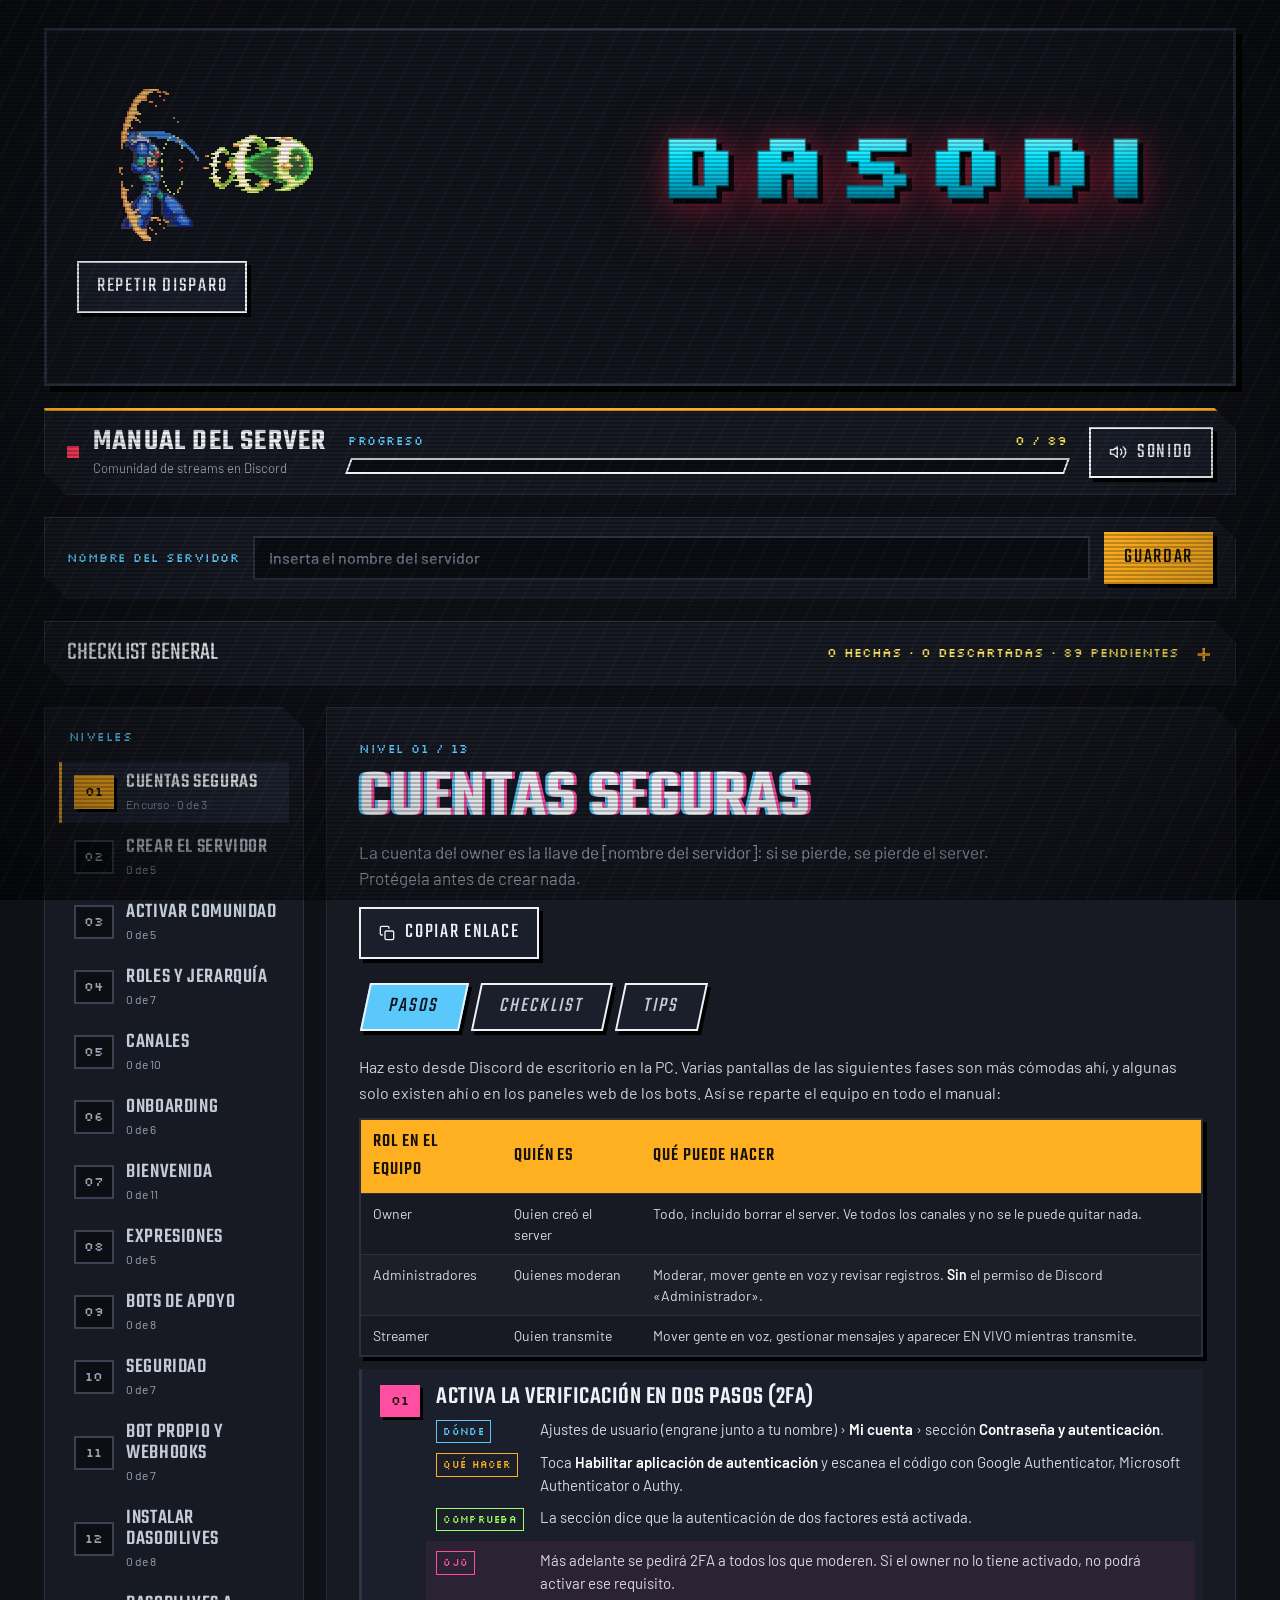
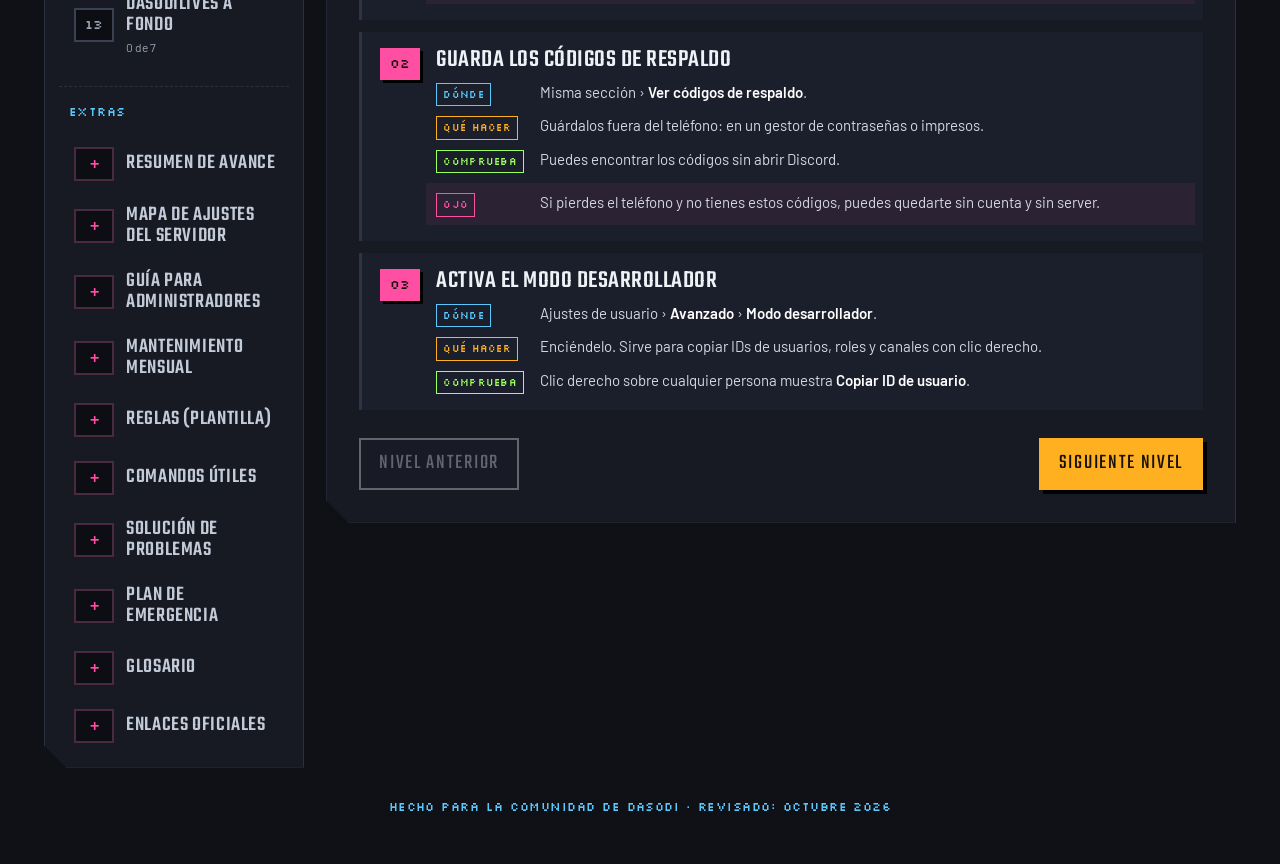
<file: index.html>
<!doctype html>
<html lang="es">
<head>
  <meta charset="utf-8">
  <meta name="viewport" content="width=device-width, initial-scale=1">
  <title>Manual del server · Dasodi</title>
  <link rel="preconnect" href="https://fonts.googleapis.com">
  <link rel="preconnect" href="https://fonts.gstatic.com" crossorigin>
  <link href="https://fonts.googleapis.com/css2?family=Teko:wght@500;600&family=Barlow:wght@400;500;600&family=Silkscreen:wght@400;700&family=IBM+Plex+Mono:wght@500&display=swap" rel="stylesheet">
  <link rel="stylesheet" href="styles.css">
  <link rel="icon" href="assets/megaman-idle.png">
</head>
<body>
  <div class="fx-scan" aria-hidden="true"></div>
  <div class="fx-vignette" aria-hidden="true"></div>

  <div class="wrap">

    <!-- Portada: Mega Man dispara y DASODI se pulveriza -->
    <section class="hero" aria-label="Portada">
      <div class="stage">
        <img id="megaman" class="megaman" src="assets/megaman-idle.png" width="270" height="90" alt="Mega Man X cargando un disparo">
        <div id="bullet" class="shot" aria-hidden="true"></div>
        <div id="spark" class="spark" aria-hidden="true"></div>
        <div id="word" class="word" role="img" aria-label="DASODI"></div>
      </div>
      <button id="replay" class="btn replay" type="button">Repetir disparo</button>
    </section>

    <!-- HUD -->
    <header class="panel hud">
      <div class="hud-brand">
        <span class="live-dot" aria-hidden="true"></span>
        <div class="hud-titles">
          <span class="display brand">Manual del server</span>
          <span id="brandSub" class="sub">Comunidad de streams en Discord</span>
        </div>
      </div>
      <div class="hud-xp">
        <div class="hud-xp-row">
          <span class="badge">Progreso</span>
          <span id="xpText" class="xp-num">0 / 0</span>
        </div>
        <div class="xp-track"><div id="xpFill" class="xp-fill"></div></div>
      </div>
      <button id="mute" class="btn" type="button" aria-pressed="false"></button>
    </header>

    <!-- Nombre del servidor -->
    <form class="panel server-bar" id="serverForm" autocomplete="off">
      <label for="serverInput" class="badge">Nombre del servidor</label>
      <input id="serverInput" class="input" type="text" maxlength="100" placeholder="Inserta el nombre del servidor">
      <button class="btn primary" type="submit">Guardar</button>
      <span id="serverStatus" class="server-status" role="status" aria-live="polite"></span>
    </form>

    <!-- Checklist general -->
    <details class="panel master" id="master">
      <summary>
        <span class="display master-title">Checklist general</span>
        <span id="masterCount" class="xp-num"></span>
      </summary>
      <div class="progress-tools">
        <button id="exportBtn" class="btn btn-sm" type="button">Exportar progreso</button>
        <button id="importBtn" class="btn btn-sm" type="button">Importar progreso</button>
        <button id="resetBtn" class="btn btn-sm btn-danger" type="button">Reiniciar</button>
        <input id="importFile" type="file" accept=".json,application/json" hidden>
        <span id="progressStatus" class="server-status" role="status" aria-live="polite"></span>
      </div>
      <div id="masterList" class="master-grid"></div>
    </details>

    <div class="layout">
      <nav class="panel side" aria-label="Niveles">
        <span class="badge side-label">Niveles</span>
        <div id="levels" class="levels"></div>
        <span class="badge side-label side-label-2">Extras</span>
        <div id="extras" class="levels"></div>
      </nav>

      <main class="panel main" id="main">
        <div class="main-head">
          <div class="main-titles">
            <span id="levelBadge" class="badge"></span>
            <h1 id="levelTitle" class="display title"></h1>
            <p id="levelDesc" class="desc"></p>
          </div>
          <button id="copy" class="btn" type="button">
            <svg width="16" height="16" viewBox="0 0 24 24" fill="none" stroke="currentColor" stroke-width="2" stroke-linecap="round" stroke-linejoin="round" aria-hidden="true"><rect x="9" y="9" width="13" height="13" rx="2"></rect><path d="M5 15H4a2 2 0 0 1-2-2V4a2 2 0 0 1 2-2h9a2 2 0 0 1 2 2v1"></path></svg>
            <span id="copyText">Copiar enlace</span>
          </button>
        </div>

        <div class="tabs" id="tabs" role="tablist" aria-label="Contenido del nivel">
          <button class="tab" role="tab" type="button" data-tab="pasos" id="tab-pasos" aria-controls="panel">Pasos</button>
          <button class="tab" role="tab" type="button" data-tab="check" id="tab-check" aria-controls="panel">Checklist</button>
          <button class="tab" role="tab" type="button" data-tab="tips" id="tab-tips" aria-controls="panel">Tips</button>
        </div>

        <div id="panel" role="tabpanel" class="tabpanel"></div>

        <div class="main-nav">
          <button id="prev" class="btn" type="button">Nivel anterior</button>
          <button id="next" class="btn primary" type="button">Siguiente nivel</button>
        </div>
      </main>
    </div>

    <footer class="foot">
      <span class="badge">Hecho para la comunidad de Dasodi · Revisado: octubre 2026</span>
    </footer>
  </div>

  <script src="content.js"></script>
  <script src="app.js"></script>
</body>
</html>
</file>
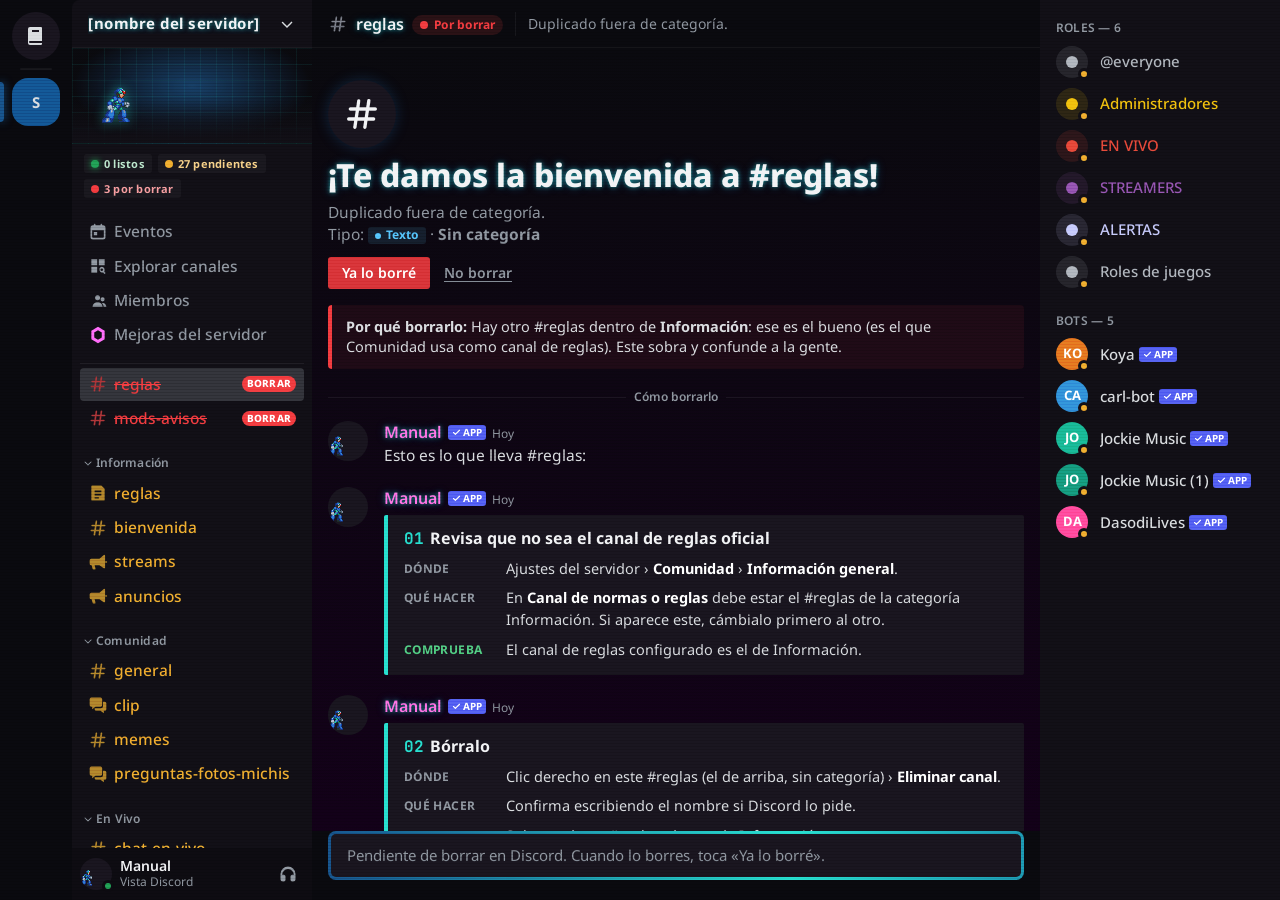
<file: discord/index.html>
<!doctype html>
<html lang="es">
<head>
  <meta charset="utf-8">
  <meta name="viewport" content="width=device-width, initial-scale=1">
  <title>Manual del server · Vista Discord</title>
  <link rel="preconnect" href="https://fonts.googleapis.com">
  <link rel="preconnect" href="https://fonts.gstatic.com" crossorigin>
  <link href="https://fonts.googleapis.com/css2?family=Noto+Sans:wght@400;500;600;700;800&family=JetBrains+Mono:wght@500&display=swap" rel="stylesheet">
  <link rel="stylesheet" href="discord.css">
  <link rel="icon" href="../assets/megaman-idle.png">
</head>
<body>
  <div class="app">

    <!-- 1. Columna de servidores -->
    <nav class="servers" aria-label="Servidores">
      <a class="srv srv-home" href="../index.html" title="Manual clásico">
        <svg viewBox="0 0 24 24" width="24" height="24" aria-hidden="true"><path fill="currentColor" d="M4 5a2 2 0 0 1 2-2h11a1 1 0 0 1 1 1v13H6a1 1 0 0 0 0 2h12v1a1 1 0 0 1-1 1H6a2 2 0 0 1-2-2V5Zm4 1v2h7V6H8Z"/></svg>
        <span class="srv-tip">Manual clásico</span>
      </a>
      <div class="srv-sep" aria-hidden="true"></div>
      <button class="srv srv-active" type="button" aria-current="true">
        <span class="srv-pill" aria-hidden="true"></span>
        <span id="srvInitials" class="srv-initials">CG</span>
        <span id="srvTip" class="srv-tip">Servidor</span>
      </button>
    </nav>

    <!-- 2. Barra de canales -->
    <aside class="sidebar" aria-label="Canales">
      <button id="guildBtn" class="guild-header" type="button" aria-haspopup="menu" aria-expanded="false" aria-controls="guildMenu">
        <span id="guildName" class="guild-name">Servidor</span>
        <svg class="guild-chev" viewBox="0 0 24 24" width="18" height="18" aria-hidden="true"><path fill="currentColor" d="M5.3 9.3a1 1 0 0 1 1.4 0L12 14.6l5.3-5.3a1 1 0 1 1 1.4 1.4l-6 6a1 1 0 0 1-1.4 0l-6-6a1 1 0 0 1 0-1.4Z"/></svg>
      </button>
      <div id="guildMenu" class="guild-menu" role="menu" aria-label="Menú del servidor" hidden></div>

      <!-- Cartel del server (Mega Man) -->
      <div class="guild-banner" aria-hidden="true">
        <img id="bannerImg" src="../assets/megaman.gif" alt="" width="270" height="90">
      </div>

      <div class="legend" id="legend" aria-label="Estado del server"></div>

      <div class="channels" id="channels"></div>

      <!-- Panel de usuario -->
      <div class="user-panel">
        <div class="user-avatar"><img src="../assets/megaman-idle.png" alt=""><span class="status-dot"></span></div>
        <div class="user-names">
          <span class="user-name">Manual</span>
          <span class="user-sub" id="userSub">Vista Discord</span>
        </div>
        <button id="soundBtn" class="icon-btn" type="button" aria-pressed="false" title="Sonido"></button>
      </div>
    </aside>

    <!-- 3. Contenido -->
    <main class="main" id="main" aria-live="polite">
      <header class="topbar">
        <button id="menuBtn" class="icon-btn menu-btn" type="button" aria-label="Mostrar canales">
          <svg viewBox="0 0 24 24" width="22" height="22" aria-hidden="true"><path fill="currentColor" d="M3 6h18v2H3V6Zm0 5h18v2H3v-2Zm0 5h18v2H3v-2Z"/></svg>
        </button>
        <span id="topIcon" class="top-icon" aria-hidden="true"></span>
        <h1 id="topName" class="top-name"></h1>
        <span id="topState" class="top-state"></span>
        <span class="top-divider" aria-hidden="true"></span>
        <span id="topTopic" class="top-topic"></span>
        <button id="membersBtn" class="icon-btn members-btn" type="button" aria-label="Mostrar miembros">
          <svg viewBox="0 0 24 24" width="22" height="22" aria-hidden="true"><path fill="currentColor" d="M14.5 8a3 3 0 1 0-6 0 3 3 0 0 0 6 0Zm-9 11c0-3 2.7-5.5 6-5.5s6 2.5 6 5.5H5.5Zm12-11.5a2.5 2.5 0 1 1 0 5 2.5 2.5 0 0 1 0-5Zm1 7c2 .6 3.5 2.3 3.5 4.5h-3.2c-.2-1.8-1-3.3-2.2-4.4l1.9-.1Z"/></svg>
        </button>
      </header>

      <div class="chat" id="chat">
        <div class="chat-inner" id="chatInner"></div>
      </div>

      <div class="composer">
        <div class="composer-box" id="composer">Este canal es parte del manual: usa los botones de arriba para confirmar su estado.</div>
      </div>
    </main>

    <!-- 4. Miembros: roles y bots -->
    <aside class="members" id="members" aria-label="Roles y bots"></aside>
  </div>

  <div id="modal" class="modal-root" hidden></div>
  <div id="toast" class="toast" role="status" aria-live="polite"></div>
  <input id="importFile" type="file" accept=".json,application/json" hidden>
  <div class="scanlines" aria-hidden="true"></div>

  <script src="../content.js"></script>
  <script src="perms.js"></script>
  <script src="server-map.js"></script>
  <script src="server-pages.js"></script>
  <script src="discord.js"></script>
</body>
</html>
</file>
<file: styles.css>
/* =========================================================
   Manual del server · Dasodi
   Estilo: Broadcast Esports (estructura) + Arcade CRT (acentos)
   ========================================================= */

:root {
  --bg: #0F1117;
  --panel: #171A23;
  --panel-2: #1B1F2B;
  --panel-3: #212636;
  --deep: #0C0E13;
  --line: #2A3040;
  --text: #EEF1F6;
  --muted: #9AA3B5;
  --dim: #6F788B;
  --gold: #FFB020;
  --yellow: #FFE45C;
  --ice: #5AC8FA;
  --pink: #FF4FA3;
  --live: #FF3B5C;
  --buster: #9DFF5C;

  --font-display: 'Teko', 'Bahnschrift Condensed', 'Arial Narrow', sans-serif;
  --font-body: 'Barlow', 'Segoe UI', system-ui, sans-serif;
  --font-pixel: 'Silkscreen', 'Courier New', monospace;
  --font-mono: 'IBM Plex Mono', Consolas, monospace;

  --cut: 22px;
  --hard: 4px 4px 0 #000;
  --hard-lg: 6px 6px 0 #000;
}

* { box-sizing: border-box; }

html { scroll-behavior: smooth; }

body {
  margin: 0;
  min-height: 100vh;
  background: var(--bg);
  color: var(--text);
  font-family: var(--font-body);
  font-size: 16px;
  line-height: 1.5;
  overflow-x: hidden;
}

button { font: inherit; }
:focus-visible { outline: 3px solid var(--yellow); outline-offset: 3px; }

/* ---------- efectos CRT de fondo ---------- */
.fx-scan {
  position: fixed; inset: 0; z-index: 50; pointer-events: none;
  background:
    repeating-linear-gradient(0deg, rgba(0,0,0,.22) 0 2px, transparent 2px 4px),
    repeating-linear-gradient(115deg, rgba(255,255,255,.022) 0 2px, transparent 2px 22px);
  animation: flicker 6s steps(1) infinite;
}
.fx-vignette {
  position: fixed; inset: 0; z-index: 49; pointer-events: none;
  background: radial-gradient(ellipse at 50% 40%, transparent 55%, rgba(0,0,0,.55));
}
@keyframes flicker { 0%, 97%, 100% { opacity: 1; } 98% { opacity: .75; } }

.wrap {
  position: relative;
  max-width: 1240px;
  margin: 0 auto;
  padding: 28px 24px 48px;
  display: flex;
  flex-direction: column;
  gap: 22px;
}

/* ---------- tipografía base ---------- */
.display { font-family: var(--font-display); text-transform: uppercase; }
.badge { font-family: var(--font-pixel); font-size: 12px; color: var(--ice); letter-spacing: .04em; }
.sub, .desc { color: var(--muted); }

/* ---------- paneles ---------- */
.panel {
  background: var(--panel);
  border: 1px solid var(--line);
  clip-path: polygon(0 0, calc(100% - var(--cut)) 0, 100% var(--cut), 100% 100%, var(--cut) 100%, 0 calc(100% - var(--cut)));
}

/* ---------- portada ---------- */
.hero {
  position: relative;
  background: #12151D;
  border: 3px solid var(--line);
  box-shadow: var(--hard-lg);
  padding: 30px 30px 70px;
  overflow: hidden;
}
.stage {
  position: relative;
  display: flex;
  align-items: center;
  gap: 40px;
  min-height: 200px;
}
.megaman {
  flex: none;
  width: 540px;          /* 270 px del GIF × 2 */
  height: 180px;
  image-rendering: pixelated;
  image-rendering: crisp-edges;
}
.word {
  position: relative;
  flex: 1 1 auto;
  min-width: 0;
  display: flex;
  align-items: center;
  gap: 6px;
}
.letter { position: relative; display: inline-block; }
.glyph {
  /* Letras DASODI: cyan metálico con canto oscuro, sombra negra dura y halo rojizo difuso */
  --glyph-fx:
    drop-shadow(5px 5px 0 #05070C)
    drop-shadow(0 0 14px rgba(255, 45, 75, .38))
    drop-shadow(0 14px 34px rgba(200, 20, 50, .30));
  display: block;
  font-family: var(--font-pixel);
  font-weight: 700;
  font-size: clamp(56px, 7.4vw, 104px);
  line-height: 1;
  color: transparent;
  background-image:
    linear-gradient(110deg, transparent 38%, rgba(255,255,255,.75) 48%, transparent 58%),
    linear-gradient(180deg, #EFFFFF 0%, #7FF6FF 22%, #00E5FF 48%, #00A9C8 74%, #00627A 100%);
  background-size: 260% 100%, 100% 100%;
  background-position: 160% 0, 0 0;
  -webkit-background-clip: text;
  background-clip: text;
  -webkit-text-stroke: 1px rgba(0, 25, 35, .65);
  filter: var(--glyph-fx);
  animation: shine 5s ease-in-out infinite;
}
@keyframes shine {
  0%, 55% { background-position: 160% 0, 0 0; }
  85%, 100% { background-position: -60% 0, 0 0; }
}
.dust { position: absolute; inset: 0; pointer-events: none; }
.pt { position: absolute; display: block; opacity: 0; }

/* bala: continúa el disparo cargado del GIF */
.shot {
  position: absolute;
  top: 50%;
  left: var(--shot-from, 470px);
  width: 46px;
  height: 26px;
  margin-top: -13px;
  border-radius: 50%;
  background: radial-gradient(circle at 60% 50%, #fff 0 18%, var(--buster) 40%, #2FBF4A 70%, transparent 72%);
  box-shadow: 0 0 18px var(--buster), 0 0 4px #fff;
  opacity: 0;
  pointer-events: none;
}
.shot.is-flying {
  animation-name: fly;
  animation-timing-function: linear;
  animation-fill-mode: both;
}
@keyframes fly {
  0% { opacity: 1; left: var(--shot-from, 470px); }
  100% { opacity: 1; left: var(--shot-to, 580px); }
}

.spark {
  position: absolute;
  top: 50%;
  left: var(--shot-to, 580px);
  width: 110px; height: 110px;
  margin: -55px 0 0 -40px;
  border-radius: 50%;
  background: radial-gradient(circle, #fff 0 18%, var(--buster) 32%, var(--yellow) 46%, rgba(255,79,163,.55) 60%, transparent 70%);
  opacity: 0;
  pointer-events: none;
}
.spark.is-on { animation: spark .38s ease-out both; }
@keyframes spark { 0% { opacity: 1; transform: scale(.2); } 100% { opacity: 0; transform: scale(1.9); } }

/* estados de las letras */
.letter.is-dust .glyph { animation-name: crumble; animation-timing-function: ease-in; animation-fill-mode: both; animation-iteration-count: 1; }
@keyframes crumble {
  0% { opacity: 1; filter: var(--glyph-fx) blur(0); transform: none; }
  35% { opacity: .85; transform: translate(3px, -2px); }
  100% { opacity: 0; filter: var(--glyph-fx) blur(6px); transform: translate(26px, -14px) skewX(-8deg); }
}
.letter.is-dust .pt { animation-name: dust; animation-timing-function: cubic-bezier(.2,.6,.3,1); animation-fill-mode: both; }
@keyframes dust {
  0% { opacity: 1; transform: translate(0, 0) rotate(0) scale(1); }
  70% { opacity: .8; }
  100% { opacity: 0; transform: translate(var(--dx), var(--dy)) rotate(var(--r)) scale(.3); }
}
.letter.is-gone .glyph { opacity: 0; }
.letter.is-reform .glyph { animation: reform .7s linear both; }
@keyframes reform {
  0% { opacity: 0; transform: translateX(-10px); }
  25% { opacity: 1; transform: translateX(4px); }
  40% { opacity: .35; transform: translateX(-2px); }
  60% { opacity: 1; transform: translateX(1px); }
  75% { opacity: .6; }
  100% { opacity: 1; transform: none; }
}
}

.replay { position: absolute; right: 18px; bottom: 16px; z-index: 2; }

/* ---------- HUD ---------- */
.hud {
  border-top: 3px solid var(--gold);
  display: flex;
  flex-wrap: wrap;
  align-items: center;
  gap: 22px;
  padding: 16px 22px;
}
.hud-brand { display: flex; align-items: center; gap: 14px; }
.hud-titles { display: flex; flex-direction: column; gap: 2px; }
.brand { font-size: 30px; line-height: 1; font-weight: 600; letter-spacing: .04em; }
.sub { font-size: 13px; }
.live-dot { width: 12px; height: 12px; background: var(--live); animation: blink 1s steps(2) infinite; }
@keyframes blink { 50% { opacity: .2; } }

.hud-xp { flex: 1 1 260px; min-width: 200px; display: flex; flex-direction: column; gap: 8px; }
.hud-xp-row { display: flex; justify-content: space-between; align-items: baseline; gap: 12px; }
.xp-track { height: 16px; background: var(--deep); border: 2px solid var(--text); transform: skewX(-20deg); padding: 2px; }
.xp-fill {
  height: 100%;
  width: 0;
  background: repeating-linear-gradient(90deg, var(--gold) 0 14px, transparent 14px 17px);
  transition: width .5s steps(8);
}
.xp-num { color: var(--yellow); font-family: var(--font-pixel); font-size: 13px; }

/* ---------- botones ---------- */
.btn {
  display: inline-flex;
  align-items: center;
  gap: 10px;
  min-height: 44px;
  padding: 8px 18px;
  border: 2px solid var(--text);
  background: var(--panel-2);
  color: var(--text);
  font-family: var(--font-display);
  font-size: 21px;
  letter-spacing: .08em;
  text-transform: uppercase;
  cursor: pointer;
  box-shadow: var(--hard);
  transition: transform .08s, box-shadow .08s, background .15s, color .15s;
}
.btn:hover { background: var(--ice); color: #0B1520; transform: translate(-2px, -2px); box-shadow: var(--hard-lg); }
.btn:active { transform: translate(3px, 3px); box-shadow: 1px 1px 0 #000; }
.btn.primary { background: var(--gold); color: #16110A; border-color: var(--gold); }
.btn.primary:hover { background: var(--yellow); border-color: var(--yellow); }
.btn:disabled { opacity: .35; cursor: not-allowed; transform: none; box-shadow: none; }

/* ---------- checklist general ---------- */
.master { padding: 0; }
.master summary {
  list-style: none;
  cursor: pointer;
  display: flex;
  justify-content: space-between;
  align-items: center;
  gap: 16px;
  padding: 16px 22px;
}
.master summary::-webkit-details-marker { display: none; }
.master summary::after { content: "+"; font-family: var(--font-pixel); color: var(--gold); font-size: 20px; }
.master[open] summary::after { content: "−"; }
.master-title { font-size: 26px; line-height: 1; }
.master summary .xp-num { margin-left: auto; }
.master-grid {
  display: grid;
  grid-template-columns: repeat(auto-fill, minmax(260px, 1fr));
  gap: 16px;
  padding: 0 22px 22px;
}
.master-group h3 { margin: 0 0 8px; font-family: var(--font-display); font-weight: 500; font-size: 20px; text-transform: uppercase; color: var(--gold); }
.master-group .check { min-height: 40px; padding: 8px 10px; font-size: 14px; }

/* ---------- layout principal ---------- */
.layout { display: flex; flex-wrap: wrap; gap: 22px; align-items: flex-start; }

.side { flex: 1 1 260px; max-width: 320px; padding: 14px; display: flex; flex-direction: column; gap: 6px; }
.side-label { padding: 6px 10px 10px; }
.levels { display: flex; flex-direction: column; gap: 4px; }

.lvl {
  position: relative;
  display: flex;
  align-items: center;
  gap: 12px;
  width: 100%;
  min-height: 48px;
  padding: 10px 12px;
  border: none;
  border-left: 3px solid transparent;
  background: transparent;
  color: #C3CAD8;
  text-align: left;
  cursor: pointer;
  overflow: hidden;
  transition: color .2s, border-color .2s;
}
.lvl::after {
  content: "";
  position: absolute; inset: 0;
  background: linear-gradient(90deg, rgba(90,200,250,.18), transparent);
  transform: translateX(-100%);
  transition: transform .3s;
  pointer-events: none;
}
.lvl:hover::after { transform: translateX(0); }
.lvl:hover { color: #fff; border-left-color: var(--ice); }
.lvl.is-active { background: #222838; border-left-color: var(--gold); color: #fff; }
.lvl-text { display: flex; flex-direction: column; gap: 2px; min-width: 0; }
.lvl-title { font-family: var(--font-display); font-size: 21px; font-weight: 500; letter-spacing: .03em; text-transform: uppercase; line-height: 1; }
.lvl-meta { font-size: 12px; color: var(--muted); }
.num {
  width: 40px; height: 34px; flex: none;
  display: grid; place-items: center;
  background: var(--deep);
  border: 2px solid #3A4152;
  font-family: var(--font-pixel);
  font-size: 13px;
  color: var(--muted);
}
.lvl.is-done .num { color: var(--ice); border-color: var(--ice); }
.lvl.is-active .num { background: var(--gold); border-color: var(--gold); color: #16110A; box-shadow: 3px 3px 0 #000; }

.main { flex: 999 1 560px; min-width: 0; padding: 32px; display: flex; flex-direction: column; gap: 24px; }
.main-head { display: flex; flex-wrap: wrap; justify-content: space-between; align-items: flex-start; gap: 16px; }
.main-titles { display: flex; flex-direction: column; gap: 10px; max-width: 660px; }
.title {
  margin: 0;
  font-size: clamp(44px, 6vw, 68px);
  line-height: .9;
  font-weight: 600;
  letter-spacing: .01em;
  text-shadow: 3px 0 0 var(--pink), -3px 0 0 var(--ice);
  animation: glitch 3.4s steps(1) infinite;
}
@keyframes glitch {
  0%, 90%, 100% { text-shadow: 3px 0 0 var(--pink), -3px 0 0 var(--ice); transform: none; }
  92% { text-shadow: -5px 0 0 var(--pink), 5px 0 0 var(--ice); transform: translateX(2px); }
  94% { text-shadow: 2px 2px 0 var(--pink), -2px -2px 0 var(--ice); transform: translateX(-2px); }
}
.desc { margin: 0; font-size: 17px; line-height: 1.55; }

.tabs { display: flex; flex-wrap: wrap; gap: 12px; padding-left: 6px; }
.tab {
  min-height: 44px;
  padding: 6px 22px;
  border: 2px solid var(--text);
  background: var(--panel-2);
  color: #C3CAD8;
  font-family: var(--font-display);
  font-size: 21px;
  letter-spacing: .1em;
  text-transform: uppercase;
  cursor: pointer;
  transform: skewX(-12deg);
  box-shadow: var(--hard);
  transition: transform .08s, box-shadow .08s;
}
.tab:hover { color: #fff; transform: skewX(-12deg) translate(-2px, -2px); box-shadow: var(--hard-lg); }
.tab[aria-selected="true"] { background: var(--ice); color: #0B1520; }

.tabpanel { display: flex; flex-direction: column; gap: 12px; }
.enter > * { animation: enter .5s cubic-bezier(.2,.8,.2,1) both; }
.enter > *:nth-child(2) { animation-delay: .06s; }
.enter > *:nth-child(3) { animation-delay: .12s; }
.enter > *:nth-child(4) { animation-delay: .18s; }
@keyframes enter { from { opacity: 0; transform: translateY(12px); } }

.steps { list-style: none; margin: 0; padding: 0; display: flex; flex-direction: column; gap: 12px; }
.step {
  display: flex; gap: 16px; align-items: flex-start;
  padding: 16px 18px;
  background: var(--panel-2);
  border-left: 3px solid #2E3445;
  transition: all .15s;
}
.step:hover { border-left-color: var(--pink); background: var(--panel-3); }
.step-n {
  flex: none;
  width: 40px; height: 32px;
  display: grid; place-items: center;
  background: var(--pink);
  color: #16110A;
  font-family: var(--font-pixel);
  font-size: 13px;
  box-shadow: 3px 3px 0 #000;
}
.step-text { font-size: 16px; line-height: 1.5; }

.check {
  display: flex; align-items: center; gap: 14px;
  width: 100%;
  min-height: 52px;
  padding: 14px 18px;
  border: 2px solid var(--line);
  background: var(--panel-2);
  color: var(--text);
  text-align: left;
  cursor: pointer;
  transition: transform .08s, box-shadow .08s, border-color .15s;
}
.check:hover { border-color: var(--ice); transform: translate(-2px, -2px); box-shadow: var(--hard); }
.box { flex: none; width: 24px; height: 24px; display: grid; place-items: center; border: 2px solid var(--ice); color: #0B1520; }
.box svg { opacity: 0; transform: scale(.4); transition: all .25s cubic-bezier(.2,1.6,.4,1); }
.check[aria-checked="true"] .box { background: var(--ice); }
.check[aria-checked="true"] .box svg { opacity: 1; transform: scale(1); }
.check[aria-checked="true"] .lbl { color: var(--dim); text-decoration: line-through; }

.levelup {
  align-self: flex-start;
  padding: 6px 22px;
  background: var(--yellow);
  color: #16110A;
  font-family: var(--font-pixel);
  font-size: 20px;
  box-shadow: 5px 5px 0 var(--pink);
  animation: pop .6s cubic-bezier(.2,1.6,.4,1) both;
}
@keyframes pop { 0% { opacity: 0; transform: scale(.6); } 100% { opacity: 1; transform: scale(1); } }

.tipcard {
  display: flex; flex-direction: column; gap: 8px;
  padding: 20px 22px;
  background: var(--panel-2);
  border-left: 4px solid var(--ice);
  box-shadow: var(--hard-lg);
}
.tipcard p { margin: 0; font-size: 17px; line-height: 1.55; }

.main-nav { display: flex; flex-wrap: wrap; justify-content: space-between; gap: 12px; margin-top: 4px; }

.foot { display: flex; justify-content: center; padding-top: 8px; }


/* ---------- nombre del servidor ---------- */
.server-bar {
  display: flex;
  flex-wrap: wrap;
  align-items: center;
  gap: 14px;
  padding: 14px 22px;
}
.input {
  flex: 1 1 260px;
  min-height: 44px;
  padding: 8px 14px;
  border: 2px solid var(--line);
  background: var(--deep);
  color: var(--text);
  font: 500 16px var(--font-body);
}
.input::placeholder { color: var(--dim); }
.input:focus { border-color: var(--ice); outline: none; box-shadow: 3px 3px 0 #000; }
.server-status { flex-basis: 100%; font-size: 13px; color: var(--yellow); min-height: 0; }
.server-status:empty { display: none; }

/* ---------- barra lateral: extras ---------- */
.side-label-2 { margin-top: 14px; border-top: 1px dashed var(--line); padding-top: 16px; }
.lvl-extra .num { color: var(--pink); border-color: #4A2A40; }
.lvl-extra.is-active .num { background: var(--pink); border-color: var(--pink); color: #16110A; }

.tabs[hidden] { display: none; }

/* ---------- contenido de los pasos ---------- */
.intro { margin: 0; font-size: 16px; line-height: 1.6; color: #C9CFDB; }
code {
  font-family: var(--font-mono);
  font-size: .9em;
  background: var(--deep);
  border: 1px solid var(--line);
  padding: 1px 6px;
  color: var(--yellow);
}
strong { color: #fff; font-weight: 600; }

.step-body { display: flex; flex-direction: column; gap: 8px; min-width: 0; flex: 1; }
.step-title { margin: 0; font-family: var(--font-display); font-weight: 500; font-size: 25px; line-height: 1; letter-spacing: .02em; text-transform: uppercase; }
.row { margin: 0; display: grid; grid-template-columns: 92px 1fr; gap: 12px; align-items: baseline; font-size: 15px; line-height: 1.55; color: #D3D8E3; }
.tag {
  justify-self: start;
  font-family: var(--font-pixel);
  font-size: 10px;
  letter-spacing: .03em;
  padding: 3px 6px;
  border: 1px solid currentColor;
  white-space: nowrap;
}
.tag-where { color: var(--ice); }
.tag-what { color: var(--gold); }
.tag-check { color: var(--buster); }
.tag-warn { color: var(--pink); }
.row-warn { background: rgba(255,79,163,.07); padding: 8px 10px; margin: 2px -10px 0; }
.row-copy { display: flex; flex-wrap: wrap; align-items: center; gap: 10px; margin-top: 4px; }
.copy-preview { white-space: nowrap; overflow: hidden; text-overflow: ellipsis; max-width: 100%; }

.btn-sm { min-height: 36px; padding: 4px 12px; font-size: 18px; box-shadow: 3px 3px 0 #000; text-decoration: none; }
.btn-sm:hover { box-shadow: 5px 5px 0 #000; }

/* ---------- tablas ---------- */
.table-wrap { overflow-x: auto; border: 2px solid var(--line); box-shadow: var(--hard); }
.tbl { width: 100%; border-collapse: collapse; min-width: 560px; font-size: 14px; }
.tbl th {
  text-align: left;
  font-family: var(--font-display);
  font-weight: 500;
  font-size: 19px;
  letter-spacing: .05em;
  text-transform: uppercase;
  color: #16110A;
  background: var(--gold);
  padding: 8px 12px;
}
.tbl td { padding: 9px 12px; border-top: 1px solid var(--line); color: #D3D8E3; vertical-align: top; }
.tbl tbody tr:nth-child(even) td { background: rgba(255,255,255,.025); }
.tbl tbody tr:hover td { background: rgba(90,200,250,.08); }

/* ---------- extras ---------- */
.cards { display: flex; flex-direction: column; gap: 14px; }
.card {
  display: flex; flex-direction: column; gap: 10px; align-items: flex-start;
  padding: 18px 20px;
  background: var(--panel-2);
  border-left: 3px solid var(--pink);
  transition: background .15s, border-color .15s;
}
.card:hover { background: var(--panel-3); border-left-color: var(--ice); }
.card p { margin: 0; color: #D3D8E3; line-height: 1.55; }
.copy-block {
  margin: 0;
  width: 100%;
  white-space: pre-wrap;
  font-family: var(--font-mono);
  font-size: 13.5px;
  line-height: 1.6;
  color: #E9ECF3;
  background: var(--deep);
  border: 2px dashed var(--line);
  padding: 14px 16px;
}

@media (max-width: 600px) {
  .row { grid-template-columns: 1fr; gap: 4px; }
  .step { padding: 14px; gap: 12px; }
  .step-title { font-size: 22px; }
}


/* ---------- tipos de canal (color fijo por tipo) ---------- */
.type {
  display: inline-flex;
  align-items: center;
  gap: 6px;
  padding: 2px 9px 2px 7px;
  border: 1px solid currentColor;
  font-family: var(--font-pixel);
  font-size: 11px;
  line-height: 1.5;
  letter-spacing: .03em;
  white-space: nowrap;
  vertical-align: 1px;
}
.type::before { content: ""; width: 7px; height: 7px; background: currentColor; flex: none; }
.type-texto { color: var(--ice); background: rgba(90,200,250,.10); }
.type-anuncios { color: var(--gold); background: rgba(255,176,32,.10); }
.type-foro { color: var(--pink); background: rgba(255,79,163,.10); }
.type-voz { color: var(--buster); background: rgba(157,255,92,.10); }
.type-escenario { color: #B98CFF; background: rgba(185,140,255,.10); }

/* ---------- tareas con tres estados ---------- */
.task { display: flex; gap: 8px; align-items: stretch; }
.task .check { flex: 1; }
.skip-btn {
  flex: none;
  min-width: 96px;
  padding: 0 12px;
  border: 2px dashed var(--line);
  background: transparent;
  color: var(--muted);
  font-family: var(--font-pixel);
  font-size: 11px;
  cursor: pointer;
  transition: color .15s, border-color .15s, background .15s;
}
.skip-btn:hover { color: var(--pink); border-color: var(--pink); }
.task.is-skip .check { opacity: .55; border-style: dashed; }
.task.is-skip .lbl { text-decoration: line-through; color: var(--dim); }
.task.is-skip .skip-btn { color: var(--yellow); border-color: var(--yellow); border-style: solid; }
.skip-tag {
  margin-left: auto;
  flex: none;
  font-family: var(--font-pixel);
  font-size: 10px;
  color: var(--pink);
  border: 1px solid var(--pink);
  padding: 2px 6px;
}
.master-group .skip-btn { min-width: 84px; font-size: 10px; }

/* ---------- herramientas de progreso ---------- */
.progress-tools { display: flex; flex-wrap: wrap; align-items: center; gap: 10px; padding: 0 22px 18px; }
.btn-danger:hover { background: var(--live); border-color: var(--live); color: #fff; }

/* ---------- resumen ---------- */
.sum-stats { display: grid; grid-template-columns: repeat(auto-fit, minmax(140px, 1fr)); gap: 12px; }
.sum-stat {
  display: flex; flex-direction: column; gap: 2px;
  padding: 14px 16px;
  background: var(--panel-2);
  border-left: 4px solid currentColor;
  box-shadow: var(--hard);
  font-family: var(--font-display);
  font-size: 20px;
  text-transform: uppercase;
  letter-spacing: .05em;
}
.sum-n { font-family: var(--font-pixel); font-size: 34px; line-height: 1; }
.sum-done { color: var(--buster); }
.sum-skip { color: var(--pink); }
.sum-todo { color: var(--ice); }
.sum-level { display: flex; flex-direction: column; gap: 8px; padding: 14px 0; border-top: 1px dashed var(--line); }
.sum-group { display: grid; grid-template-columns: 110px 1fr; gap: 10px; align-items: start; }
.sum-group ul { margin: 0; padding-left: 18px; color: #D3D8E3; line-height: 1.6; }
.sum-done .tag, .sum-group.sum-done .tag { color: var(--buster); }
.sum-group.sum-skip .tag { color: var(--pink); }
.sum-group.sum-skip li { text-decoration: line-through; color: var(--dim); }
.sum-group.sum-todo .tag { color: var(--ice); }

@media (max-width: 600px) {
  .task { flex-direction: column; }
  .skip-btn { min-height: 36px; }
  .sum-group { grid-template-columns: 1fr; gap: 4px; }
}

/* ---------- responsive ---------- */
@media (max-width: 1100px) {
  .megaman { width: 405px; height: 135px; }       /* × 1.5 */
  .stage { --shot-from: 350px; --shot-to: 445px; }
}
@media (max-width: 860px) {
  .hero { padding: 22px 18px 76px; }
  .stage { flex-direction: column; align-items: flex-start; gap: 14px; }
  .megaman { width: 100%; max-width: 405px; height: auto; }
  .shot, .spark { display: none; }
  .side { max-width: none; }
  .main { padding: 22px; }
}

/* ---------- menos movimiento ---------- */
@media (prefers-reduced-motion: reduce) {
  *, *::before, *::after { animation: none !important; transition: none !important; }
  .letter .glyph { opacity: 1 !important; }
}
</file>
<file: discord/discord.css>
/* =========================================================
   Vista Discord del manual
   Layout de Discord (tema oscuro) + tu tema de Vencord «Cyberpunk Neon» v3.0
   ========================================================= */

:root {
  /* --- tu paleta (CyberPunkNeon.css, sección 1) --- */
  --neon-primary: #1f7ccead;
  --neon-secondary: #145a99;
  --neon-accent: #29e0d1;
  --bg-void: #0a0a0f;
  --bg-panel: #121017;
  --bg-elevated: #1a1620;

  /* --- colores de estado (CyberPunkNeon.css, sección 23) --- */
  --status-online: #23a55a;
  --status-idle: #f0b232;
  --status-dnd: #f23f43;
  --status-offline: #80848e;

  /* --- tema oscuro de Discord (texto e interacción) --- */
  --text-normal: #dbdee1;
  --text-muted: #949ba4;
  --text-strong: #f2f3f5;
  --channel-icon: #80848e;
  --hover-bg: rgba(78, 80, 88, .3);
  --active-bg: rgba(78, 80, 88, .6);
  --divider: rgba(255, 255, 255, .06);

  --font: 'gg sans', 'Noto Sans', 'Segoe UI', system-ui, sans-serif;
  --mono: 'JetBrains Mono', Consolas, monospace;
}

* { box-sizing: border-box; }
html, body { height: 100%; }
body {
  margin: 0;
  background: var(--bg-void);
  color: var(--text-normal);
  font-family: var(--font);
  font-size: 16px;
  line-height: 1.375;
  overflow: hidden;
}
button { font: inherit; color: inherit; }
a { color: var(--neon-accent); text-shadow: 0 0 4px rgba(41, 224, 209, .4); }
:focus-visible { outline: 2px solid var(--neon-accent); outline-offset: 2px; }

/* scrollbars (sección 8 y 17) */
::-webkit-scrollbar { width: 8px; height: 8px; }
::-webkit-scrollbar-thumb { background: var(--neon-primary); border-radius: 10px; box-shadow: 0 0 6px var(--neon-primary); }
::-webkit-scrollbar-track { background: var(--bg-void); }

/* scanlines CRT (sección 18) */
.scanlines {
  position: fixed; inset: 0; z-index: 999; pointer-events: none;
  background: repeating-linear-gradient(0deg, rgba(0,0,0,.15) 0px, rgba(0,0,0,.15) 1px, transparent 1px, transparent 3px);
  mix-blend-mode: overlay;
}

/* ---------- layout ---------- */
.app {
  display: grid;
  grid-template-columns: 72px 240px minmax(0, 1fr) 240px;
  height: 100vh;
}

/* ---------- 1. servidores ---------- */
.servers {
  background: var(--bg-void);
  display: flex; flex-direction: column; align-items: center;
  gap: 8px; padding: 12px 0;
}
.srv {
  position: relative;
  width: 48px; height: 48px;
  display: grid; place-items: center;
  border: none; border-radius: 50%;
  background: var(--bg-elevated);
  color: var(--text-normal);
  cursor: pointer;
  text-decoration: none; text-shadow: none;
  transition: border-radius .2s ease, box-shadow .2s ease, background .2s ease;
}
.srv:hover { border-radius: 16px; box-shadow: 0 0 12px var(--neon-primary); background: var(--neon-secondary); }
.srv-active { border-radius: 16px; background: var(--neon-secondary); animation: activeServerBreathe 3s ease-in-out infinite; }
@keyframes activeServerBreathe {
  0%, 100% { box-shadow: 0 0 6px var(--neon-primary); }
  50% { box-shadow: 0 0 16px var(--neon-primary); }
}
.srv-initials { font-weight: 700; font-size: 15px; }
.srv-pill {
  position: absolute; left: -12px; top: 50%;
  width: 4px; height: 40px; margin-top: -20px;
  border-radius: 0 4px 4px 0;
  background: var(--neon-primary); box-shadow: 0 0 8px var(--neon-primary);
}
.srv-sep { width: 32px; height: 2px; border-radius: 1px; background: var(--divider); }
.srv-tip {
  position: absolute; left: 60px; top: 50%; transform: translateY(-50%);
  white-space: nowrap; pointer-events: none;
  background: var(--bg-elevated); color: var(--text-strong);
  font-size: 14px; font-weight: 600;
  padding: 6px 10px; border-radius: 4px;
  box-shadow: 0 0 10px rgba(31,124,206,.35);
  opacity: 0; transition: opacity .12s; z-index: 20;
}
.srv:hover .srv-tip { opacity: 1; }

/* ---------- 2. barra de canales ---------- */
.sidebar {
  background: var(--bg-panel);
  display: flex; flex-direction: column;
  min-height: 0;
  border-radius: 8px 0 0 0;
}
.guild-header {
  height: 48px; flex: none;
  display: flex; align-items: center; justify-content: space-between; gap: 8px;
  padding: 0 16px;
  border-bottom: 1px solid var(--divider);
  box-shadow: 0 1px 0 rgba(0,0,0,.2);
}
.guild-name {
  font-weight: 700; font-size: 15px; color: var(--text-strong);
  white-space: nowrap; overflow: hidden; text-overflow: ellipsis;
  letter-spacing: .5px;
  text-shadow: 0 0 4px rgba(41,224,209,.6), 0 0 10px rgba(31,124,206,.4);
}

.legend {
  display: flex; flex-wrap: wrap; gap: 6px;
  padding: 10px 12px 4px;
  font-size: 11px; font-weight: 700; letter-spacing: .02em;
}
.lg { display: inline-flex; align-items: center; gap: 5px; padding: 2px 7px; border-radius: 3px; background: rgba(255,255,255,.04); }
.lg i { width: 8px; height: 8px; border-radius: 50%; display: block; }
.lg-done i { background: var(--status-online); box-shadow: 0 0 6px var(--status-online); }
.lg-pending i { background: var(--status-idle); }
.lg-delete i { background: var(--status-dnd); }
.lg-done { color: #bfe7cf; } .lg-pending { color: #f6d38f; } .lg-delete { color: #f7a4a6; }

.channels { flex: 1; overflow-y: auto; padding: 8px 8px 16px; }
.channels::-webkit-scrollbar { width: 4px; }

.cat {
  display: flex; align-items: center; gap: 2px;
  width: 100%;
  margin-top: 16px; padding: 4px 4px 4px 2px;
  border: none; background: none; cursor: pointer;
  color: var(--text-muted);
  font-size: 12px; font-weight: 600; letter-spacing: .02em;
  text-align: left;
}
.cat:hover { color: var(--text-normal); }
.cat svg { transition: transform .15s; }
.cat[aria-expanded="false"] svg { transform: rotate(-90deg); }
.cat-first { margin-top: 4px; }

.ch {
  position: relative;
  display: flex; align-items: center; gap: 6px;
  width: 100%; min-height: 32px;
  margin: 1px 0; padding: 6px 8px;
  border: none; border-radius: 4px;
  background: none; cursor: pointer;
  color: var(--text-muted);
  font-size: 15.5px; font-weight: 500; text-align: left;
}
.ch:hover { background: var(--hover-bg); color: var(--text-normal); }
.ch.is-active { background: var(--active-bg); color: #fff; }
.ch-icon { flex: none; width: 20px; height: 20px; color: var(--channel-icon); display: grid; place-items: center; }
.ch-name { flex: 1; min-width: 0; white-space: nowrap; overflow: hidden; text-overflow: ellipsis; }
.ch-badge {
  flex: none;
  font-size: 10px; font-weight: 800; letter-spacing: .02em;
  padding: 1px 5px; border-radius: 8px;
  color: #fff;
}

/* estados en la barra */
.st-pending .ch-name { color: var(--status-idle); }
.st-pending .ch-icon { color: #b58a2d; }
.st-pending .ch-badge { background: #8a6418; }
.st-delete .ch-name { color: var(--status-dnd); text-decoration: line-through; text-decoration-thickness: 1px; }
.st-delete .ch-icon { color: #b0373a; }
.st-delete .ch-badge { background: var(--status-dnd); animation: badgePulse 1.6s ease-in-out infinite; }
@keyframes badgePulse { 0%,100% { box-shadow: 0 0 3px rgba(255,40,90,.6); } 50% { box-shadow: 0 0 10px rgba(255,40,90,.9); } }
.st-done .ch-name { color: inherit; }
.done-dot {
  flex: none; width: 9px; height: 9px; border-radius: 50%;
  background: var(--status-online);
  box-shadow: 0 0 0 2px var(--bg-panel), 0 0 8px var(--status-online);
}

.trash-cat { margin-top: 22px; border-top: 1px dashed var(--divider); padding-top: 12px; }
.st-deleted .ch-name { color: #6d6f78; text-decoration: line-through; }

/* panel de usuario */
.user-panel {
  flex: none; height: 52px;
  display: flex; align-items: center; gap: 8px;
  padding: 0 8px;
  background: #0e0c12;
}
.user-avatar { position: relative; width: 32px; height: 32px; flex: none; }
.user-avatar img {
  width: 32px; height: 32px; border-radius: 50%;
  object-fit: cover; object-position: 13% 50%;
  image-rendering: pixelated; background: var(--bg-elevated);
}
.status-dot {
  position: absolute; right: -2px; bottom: -2px;
  width: 12px; height: 12px; border-radius: 50%;
  background: var(--status-online); border: 3px solid #0e0c12;
}
.user-names { flex: 1; min-width: 0; display: flex; flex-direction: column; line-height: 1.2; }
.user-name { font-size: 14px; font-weight: 600; color: var(--text-strong); }
.user-sub { font-size: 12px; color: var(--text-muted); }
.icon-btn {
  width: 32px; height: 32px; flex: none;
  display: grid; place-items: center;
  border: none; border-radius: 4px; background: none;
  color: var(--text-muted); cursor: pointer;
}
.icon-btn:hover { background: var(--hover-bg); color: var(--text-normal); }
.icon-btn[aria-pressed="true"] { color: var(--status-dnd); }

/* ---------- 3. contenido ---------- */
.main { display: flex; flex-direction: column; min-width: 0; min-height: 0; background: var(--bg-void); }
.topbar {
  height: 48px; flex: none;
  display: flex; align-items: center; gap: 8px;
  padding: 0 8px 0 16px;
  border-bottom: 1px solid var(--divider);
  box-shadow: 0 1px 0 rgba(0,0,0,.2);
  background: var(--bg-void);
}
.menu-btn { display: none; }
.top-icon { color: var(--channel-icon); display: grid; place-items: center; }
.top-name {
  margin: 0; font-size: 16px; font-weight: 600; color: var(--text-strong);
  white-space: nowrap;
  text-shadow: 0 0 4px rgba(41,224,209,.6), 0 0 10px rgba(31,124,206,.4);
}
.top-state { flex: none; }
.top-divider { width: 1px; height: 24px; background: var(--divider); margin: 0 4px; }
.top-topic { flex: 1; min-width: 0; font-size: 14px; color: var(--text-muted); white-space: nowrap; overflow: hidden; text-overflow: ellipsis; }

.pill {
  display: inline-flex; align-items: center; gap: 6px;
  font-size: 12px; font-weight: 700;
  padding: 2px 8px; border-radius: 10px;
}
.pill i { width: 8px; height: 8px; border-radius: 50%; display: block; }
.pill-pending { background: rgba(240,178,50,.14); color: var(--status-idle); }
.pill-pending i { background: var(--status-idle); }
.pill-delete { background: rgba(242,63,67,.14); color: var(--status-dnd); }
.pill-delete i { background: var(--status-dnd); }
.pill-done { background: rgba(35,165,90,.14); color: #57d18b; }
.pill-done i { background: var(--status-online); box-shadow: 0 0 6px var(--status-online); }
.pill-deleted { background: rgba(255,255,255,.06); color: var(--text-muted); }
.pill-deleted i { background: var(--status-offline); }

/* chat con degradado y cuadrícula de circuito (secciones 5 y 14) */
.chat {
  flex: 1; overflow-y: auto; min-height: 0;
  background-image:
    linear-gradient(180deg, var(--bg-void) 0%, #14001a 100%),
    repeating-linear-gradient(90deg, rgba(41,224,209,.035) 0px, rgba(41,224,209,.035) 1px, transparent 1px, transparent 48px),
    repeating-linear-gradient(0deg, rgba(41,224,209,.035) 0px, rgba(41,224,209,.035) 1px, transparent 1px, transparent 48px);
  background-blend-mode: normal, screen, screen;
  background-attachment: local;
  animation: gridDrift 40s linear infinite;
}
@keyframes gridDrift { to { background-position: 0 0, 48px 48px, 48px 48px; } }
.chat-inner { max-width: 980px; padding: 16px 0 28px; }

.welcome { padding: 16px 16px 8px; }
.welcome-icon {
  width: 68px; height: 68px; border-radius: 50%;
  display: grid; place-items: center;
  background: var(--bg-elevated); color: var(--text-strong);
  margin-bottom: 8px;
  box-shadow: 0 0 14px rgba(31,124,206,.25);
}
.welcome h2 {
  margin: 8px 0; font-size: 32px; line-height: 1.2; font-weight: 800; color: var(--text-strong);
  text-shadow: 0 0 4px rgba(41,224,209,.6), 0 0 10px rgba(31,124,206,.4);
}
.welcome p { margin: 0 0 12px; color: var(--text-muted); font-size: 15.5px; }

.actions { display: flex; flex-wrap: wrap; align-items: center; gap: 8px; margin-top: 4px; }
.btn {
  display: inline-flex; align-items: center; gap: 6px;
  min-height: 32px; padding: 2px 14px;
  border: none; border-radius: 3px;
  font-size: 14px; font-weight: 600; cursor: pointer;
  background: var(--bg-elevated); color: var(--text-normal);
  transition: background-color .2s ease, box-shadow .2s ease, transform .08s;
}
.btn:hover { background: #262230; }
.btn:active { animation: btnFlash .3s ease-out; }
@keyframes btnFlash { 0% { box-shadow: 0 0 25px var(--neon-accent); } 100% { box-shadow: 0 0 10px var(--neon-primary); } }
.btn-brand { background: var(--neon-primary); color: #fff; }
.btn-brand:hover { background: var(--neon-secondary); box-shadow: 0 0 10px var(--neon-primary); }
.btn-green { background: #248046; color: #fff; }
.btn-green:hover { background: #1a6334; box-shadow: 0 0 10px rgba(35,165,90,.6); }
.btn-red { background: #da373c; color: #fff; }
.btn-red:hover { background: #a12828; box-shadow: 0 0 10px rgba(242,63,67,.6); }
.btn-link { background: none; color: var(--text-muted); padding: 2px 6px; text-decoration: underline; text-underline-offset: 3px; }
.btn-link:hover { background: none; color: var(--text-normal); }
.btn[disabled] { opacity: .5; cursor: not-allowed; }
.soon { font-size: 10px; font-weight: 800; padding: 1px 5px; border-radius: 8px; background: var(--neon-secondary); color: #fff; }

.date-sep {
  display: flex; align-items: center; gap: 8px;
  margin: 20px 16px 8px;
  font-size: 12px; font-weight: 600; color: var(--text-muted);
}
.date-sep::before, .date-sep::after { content: ""; flex: 1; height: 1px; background: var(--divider); }

.suggest {
  margin: 8px 16px; padding: 12px 14px;
  display: flex; flex-wrap: wrap; align-items: center; gap: 10px;
  border-radius: 4px;
  background: rgba(35,165,90,.1); border: 1px solid rgba(35,165,90,.45);
  color: #bfe7cf; font-size: 14.5px;
}
.why {
  margin: 8px 16px; padding: 12px 14px; border-radius: 4px;
  background: rgba(242,63,67,.08); border-left: 4px solid var(--status-dnd);
  font-size: 14.5px;
}

/* mensajes del «bot» Manual */
.msg {
  display: flex; gap: 16px;
  padding: 8px 16px 8px 16px; margin-top: 4px;
  border-radius: 2px;
  transition: box-shadow .15s ease, background .15s;
}
.msg:hover { box-shadow: -2px 0 0 var(--neon-primary), 0 0 14px rgba(31,124,206,.25); background: rgba(255,255,255,.015); }
.msg-avatar {
  flex: none; width: 40px; height: 40px; border-radius: 50%;
  object-fit: cover; object-position: 13% 50%;
  image-rendering: pixelated; background: var(--bg-elevated);
}
.msg-body { min-width: 0; flex: 1; }
.msg-head { display: flex; align-items: baseline; flex-wrap: wrap; gap: 6px; margin-bottom: 2px; }
.msg-author {
  font-weight: 600; color: #ff7be6;
  text-shadow: 0 0 4px rgba(41,224,209,.6), 0 0 10px rgba(31,124,206,.4);
  cursor: default;
}
.msg-author:hover {
  animation: glitchText .25s steps(2, jump-none) 1;
  text-shadow: -1px 0 rgba(255,0,90,.8), 1px 0 rgba(41,224,209,.8), 0 0 8px var(--neon-accent);
}
@keyframes glitchText {
  0% { transform: translate(0,0); } 25% { transform: translate(-1px,.5px); }
  50% { transform: translate(1px,-.5px); } 75% { transform: translate(-.5px,0); } 100% { transform: translate(0,0); }
}
.app-tag {
  display: inline-flex; align-items: center; gap: 2px;
  font-size: 10px; font-weight: 700; padding: 0 4px; border-radius: 3px;
  background: #5865f2; color: #fff; line-height: 15px; transform: translateY(-1px);
}
.msg-time { font-size: 12px; color: var(--text-muted); }
.msg-text { color: var(--text-normal); font-size: 15.5px; }

/* tarjeta de paso (estilo embed, esquinas angulares — sección 13) */
.embed {
  margin-top: 6px; max-width: 640px;
  display: grid; gap: 8px;
  padding: 12px 16px 14px;
  border-radius: 2px;
  background: var(--bg-elevated);
  border-left: 4px solid var(--neon-accent);
}
.embed-title { font-weight: 700; color: var(--text-strong); font-size: 16px; }
.embed-num { font-family: var(--mono); color: var(--neon-accent); margin-right: 6px; }
.embed-row { display: grid; grid-template-columns: 92px 1fr; gap: 10px; font-size: 14.5px; line-height: 1.5; }
.embed-row b.lbl { font-size: 12px; font-weight: 700; color: var(--text-muted); text-transform: uppercase; letter-spacing: .03em; padding-top: 2px; }
.embed-row.warn { background: rgba(240,178,50,.08); margin: 0 -8px; padding: 6px 8px; border-radius: 3px; }
.embed-row.warn b.lbl { color: var(--status-idle); }
.embed-row.ok b.lbl { color: #57d18b; }
.embed strong { color: #fff; }
code { font-family: var(--mono); font-size: .88em; background: #08080c; border: 1px solid rgba(41,224,209,.3); padding: 1px 5px; border-radius: 2px; color: var(--neon-accent); }

/* tareas del manual (comparten avance) */
.tasks { margin-top: 6px; max-width: 640px; display: grid; gap: 6px; }
.task {
  display: flex; align-items: center; gap: 10px;
  padding: 8px 10px; border-radius: 3px;
  background: var(--bg-elevated); border: 1px solid transparent;
}
.task:hover { border-color: rgba(41,224,209,.3); }
.task-check {
  flex: none; width: 22px; height: 22px; border-radius: 4px;
  border: 2px solid #4e5058; background: none; cursor: pointer;
  display: grid; place-items: center; color: transparent;
}
.task.is-done .task-check { background: var(--status-online); border-color: var(--status-online); color: #fff; box-shadow: 0 0 8px rgba(35,165,90,.6); }
.task-text { flex: 1; min-width: 0; font-size: 14.5px; }
.task.is-done .task-text { color: var(--text-muted); text-decoration: line-through; }
.task.is-skip .task-text { color: #6d6f78; text-decoration: line-through; }
.task-level { font-size: 12px; color: var(--text-muted); }
.task-skip { flex: none; border: none; background: none; cursor: pointer; font-size: 12px; color: var(--text-muted); text-decoration: underline; text-underline-offset: 3px; }
.task-skip:hover { color: var(--status-dnd); }
.task.is-skip .task-skip { color: var(--status-idle); }

/* tipos de canal (mismos colores que el manual) */
.type { display: inline-flex; align-items: center; gap: 5px; padding: 0 7px; border-radius: 3px; font-size: 12px; font-weight: 700; white-space: nowrap; vertical-align: 1px; }
.type::before { content: ""; width: 6px; height: 6px; border-radius: 50%; background: currentColor; }
.type-texto { color: #5ac8fa; background: rgba(90,200,250,.12); }
.type-anuncios { color: #ffb020; background: rgba(255,176,32,.12); }
.type-foro { color: #ff4fa3; background: rgba(255,79,163,.12); }
.type-voz { color: #9dff5c; background: rgba(157,255,92,.12); }
.type-escenario { color: #b98cff; background: rgba(185,140,255,.12); }

/* caja inferior con borde que recorre el perímetro (sección 6) */
.composer { flex: none; padding: 0 16px 20px; }
.composer-box {
  min-height: 44px; padding: 11px 16px;
  border-radius: 8px;
  color: var(--text-muted); font-size: 15px;
  border: 3px solid transparent;
  background-image:
    linear-gradient(var(--bg-elevated), var(--bg-elevated)),
    linear-gradient(90deg, var(--neon-primary), var(--neon-accent), var(--neon-secondary), var(--neon-primary), var(--neon-accent), var(--neon-secondary), var(--neon-primary));
  background-origin: border-box;
  background-clip: padding-box, border-box;
  background-size: 100% 100%, 400% 100%;
  animation: chaseMsgBoxBorder 8s linear infinite;
}
@keyframes chaseMsgBoxBorder { 0% { background-position: 0 0, 0% 0; } 100% { background-position: 0 0, 400% 0; } }

/* ---------- 4. miembros ---------- */
.members { background: var(--bg-panel); overflow-y: auto; padding: 8px 8px 16px; }
.mem-group { margin: 20px 8px 4px; font-size: 12px; font-weight: 600; color: var(--text-muted); letter-spacing: .02em; }
.mem-group:first-child { margin-top: 12px; }
.mem {
  display: flex; align-items: center; gap: 12px;
  width: 100%; min-height: 42px; padding: 4px 8px;
  border: none; border-radius: 4px; background: none; cursor: pointer; text-align: left;
}
.mem:hover { background: var(--hover-bg); }
.mem.is-active { background: var(--active-bg); }
.mem-av {
  position: relative; flex: none;
  width: 32px; height: 32px; border-radius: 50%;
  display: grid; place-items: center;
  font-size: 13px; font-weight: 700; color: #fff;
}
.mem-av .st {
  position: absolute; right: -2px; bottom: -2px;
  width: 12px; height: 12px; border-radius: 50%;
  border: 3px solid var(--bg-panel);
}
.mem-av .st-pending { background: var(--status-idle); }
.mem-av .st-delete { background: var(--status-dnd); }
.mem-av .st-done { background: var(--status-online); }
.mem-name {
  flex: 1; min-width: 0; font-size: 15px; font-weight: 500;
  white-space: nowrap; overflow: hidden; text-overflow: ellipsis;
}
.mem:hover .mem-name { text-shadow: -1px 0 rgba(255,0,90,.8), 1px 0 rgba(41,224,209,.8), 0 0 8px var(--neon-accent); }
.mem-role-dot { width: 12px; height: 12px; border-radius: 50%; }


/* ---------- resumen de permisos en la página ---------- */
.ptable { margin-top: 6px; max-width: 720px; display: grid; gap: 6px; }
.prow { display: grid; grid-template-columns: 170px 1fr; gap: 10px; align-items: start; padding: 8px 10px; background: var(--bg-elevated); border-radius: 3px; }
.ptarget { display: inline-flex; align-items: center; gap: 5px; font-weight: 700; font-size: 14px; }
.pchips { display: flex; flex-wrap: wrap; gap: 5px; }
.pchip { font-size: 12.5px; font-weight: 600; padding: 2px 8px; border-radius: 10px; }
.pchip.allow { background: rgba(35,165,90,.15); color: #6ee29b; }
.pchip.deny { background: rgba(242,63,67,.15); color: #ff8a8d; }
.pchip.none { background: rgba(255,255,255,.06); color: var(--text-muted); }
.linkbtn { border: none; background: none; padding: 0; color: var(--neon-accent); cursor: pointer; font-weight: 600; text-decoration: underline; text-underline-offset: 3px; }

/* ---------- ventana estilo «Editar canal» ---------- */
body.modal-open { overflow: hidden; }
.modal-root { position: fixed; inset: 0; z-index: 100; background: rgba(0,0,0,.55); animation: fadeIn .15s ease; }
@keyframes fadeIn { from { opacity: 0; } }
.settings {
  position: absolute; inset: 0;
  display: grid; grid-template-columns: minmax(200px, 1fr) minmax(0, 760px) minmax(60px, 1fr);
  background: var(--bg-void);
  animation: zoomIn .18s cubic-bezier(.2,.8,.2,1);
}
@keyframes zoomIn { from { transform: scale(1.04); opacity: 0; } }
.set-nav {
  background: var(--bg-panel);
  display: flex; flex-direction: column; align-items: flex-end;
  padding: 60px 8px 20px 20px; overflow-y: auto;
}
.set-nav > * { width: 200px; }
.set-head { font-size: 12px; font-weight: 700; color: var(--text-muted); padding: 6px 10px; text-transform: uppercase; letter-spacing: .02em; overflow-wrap: anywhere; }
.set-head small { display: block; font-weight: 600; text-transform: none; color: #6d6f78; margin-top: 2px; }
.set-tab {
  display: block; text-align: left;
  margin: 1px 0; padding: 6px 10px;
  border: none; border-radius: 4px; background: none; cursor: pointer;
  color: var(--text-muted); font-size: 15.5px; font-weight: 500;
}
.set-tab:hover { background: var(--hover-bg); color: var(--text-normal); }
.set-tab.on { background: var(--active-bg); color: #fff; }
.set-sep { height: 1px; background: var(--divider); margin: 8px 0; }
.set-danger { padding: 6px 10px; color: var(--status-dnd); font-size: 15.5px; font-weight: 500; opacity: .75; cursor: help; }

.set-body { padding: 60px 40px 80px; overflow-y: auto; }
.set-body h2 { margin: 0 0 4px; font-size: 20px; color: var(--text-strong); text-shadow: 0 0 4px rgba(41,224,209,.6), 0 0 10px rgba(31,124,206,.4); }
.set-sub { margin: 0 0 18px; font-size: 14px; color: var(--text-muted); }
.set-close {
  justify-self: start; align-self: start;
  margin: 60px 0 0 20px;
  display: flex; flex-direction: column; align-items: center; gap: 6px;
  border: none; background: none; cursor: pointer; color: var(--text-muted);
  font-size: 12px; font-weight: 700;
}
.set-close svg { width: 36px; height: 36px; padding: 8px; border: 2px solid currentColor; border-radius: 50%; box-sizing: border-box; }
.set-close:hover { color: var(--text-strong); }

.kv { display: grid; grid-template-columns: 200px 1fr; gap: 12px; padding: 10px 0; border-bottom: 1px solid var(--divider); font-size: 14.5px; }
.kv span { color: var(--text-muted); font-weight: 600; font-size: 12px; text-transform: uppercase; letter-spacing: .02em; padding-top: 2px; }
.kv b { font-weight: 500; color: var(--text-normal); display: inline-flex; align-items: center; gap: 8px; flex-wrap: wrap; }
.swatch { width: 16px; height: 16px; border-radius: 50%; display: inline-block; }
.set-note { margin: 12px 0; padding: 10px 12px; border-radius: 4px; background: rgba(41,224,209,.06); border-left: 3px solid var(--neon-accent); font-size: 14px; }
.sync-box { margin: 0 0 12px; padding: 12px 14px; border-radius: 6px; background: var(--bg-elevated); font-size: 14.5px; }
.sync-box.synced { color: #f6d38f; }
.sync-box.own { color: #c9cdfb; }

.adv { display: grid; grid-template-columns: 190px minmax(0, 1fr); gap: 20px; margin-top: 18px; }
.adv-title { font-size: 12px; font-weight: 700; color: var(--text-muted); text-transform: uppercase; margin: 6px 0 8px; }
.adv-left { display: flex; flex-direction: column; gap: 2px; }
.adv-target {
  display: flex; align-items: center; gap: 4px; width: 100%;
  padding: 7px 10px; border: none; border-radius: 4px; background: none; cursor: pointer;
  font-size: 14.5px; font-weight: 600; text-align: left;
}
.adv-target:hover { background: var(--hover-bg); }
.adv-target.on { background: var(--active-bg); }
.showall { display: flex; align-items: center; gap: 8px; font-size: 13.5px; color: var(--text-muted); margin-bottom: 6px; cursor: pointer; }
.showall input { accent-color: var(--neon-accent); }

.perm-sec { margin: 18px 0 4px; font-size: 12px; font-weight: 700; color: var(--text-muted); text-transform: uppercase; letter-spacing: .02em; }
.perm { display: flex; gap: 16px; align-items: flex-start; padding: 12px 0; border-bottom: 1px solid var(--divider); }
.perm-info { flex: 1; min-width: 0; }
.perm-name { font-size: 15.5px; font-weight: 600; color: var(--text-strong); display: flex; align-items: center; gap: 6px; flex-wrap: wrap; }
.perm.is-set .perm-name { text-shadow: 0 0 4px rgba(41,224,209,.5); }
.perm-key { font-family: var(--mono); font-size: 11px; color: #6d7380; margin-top: 2px; }
.perm-desc { font-size: 13.5px; color: var(--text-muted); margin-top: 4px; line-height: 1.45; }
.approx { font-size: 13px; color: var(--status-idle); cursor: help; }
.tag2fa { font-size: 10px; font-weight: 800; padding: 0 5px; border-radius: 3px; background: rgba(240,178,50,.15); color: var(--status-idle); }

/* control ✕ / ／ / ✓ como en Discord */
.tri { flex: none; display: inline-flex; border: 1px solid #3a3d44; border-radius: 4px; overflow: hidden; }
.tri span { width: 30px; height: 26px; display: grid; place-items: center; font-size: 13px; font-weight: 800; color: #6d6f78; background: #1e1f22; }
.tri span + span { border-left: 1px solid #3a3d44; }
.tri .tri-x.on { background: var(--status-dnd); color: #fff; box-shadow: 0 0 10px rgba(242,63,67,.6); }
.tri .tri-n.on { background: #4e5058; color: #fff; }
.tri .tri-v.on { background: var(--status-online); color: #fff; box-shadow: 0 0 10px rgba(35,165,90,.6); }

/* interruptor de permisos de rol */
.sw { flex: none; width: 40px; height: 24px; border-radius: 12px; background: #80848e; position: relative; transition: background .15s; }
.sw i { position: absolute; top: 3px; left: 3px; width: 18px; height: 18px; border-radius: 50%; background: #fff; transition: left .15s; }
.sw.on { background: var(--status-online); box-shadow: 0 0 10px rgba(35,165,90,.5); }
.sw.on i { left: 19px; }
.sw.key { background: #6b2a2c; outline: 2px solid var(--status-dnd); outline-offset: 1px; }

.cmd-table { display: grid; gap: 2px; margin: 8px 0; }
.cmd-row { display: grid; grid-template-columns: 1.4fr 1fr 1.2fr; gap: 10px; padding: 10px 12px; background: var(--bg-elevated); font-size: 14px; align-items: center; }
.cmd-row small { display: block; color: var(--text-muted); font-size: 12px; margin-top: 2px; }
.cmd-head { background: none; color: var(--text-muted); font-weight: 700; font-size: 12px; text-transform: uppercase; }
.cmd-row .allow { color: #6ee29b; font-weight: 700; }
.cmd-row .deny { color: #ff8a8d; font-weight: 700; }

@media (max-width: 900px) {
  .settings { grid-template-columns: minmax(0, 1fr); grid-template-rows: auto minmax(0, 1fr); }
  .set-nav { flex-direction: row; flex-wrap: wrap; align-items: center; padding: 12px 56px 8px 12px; gap: 4px; }
  .set-nav > * { width: auto; }
  .set-sep, .set-danger { display: none; }
  .set-body { padding: 16px 16px 60px; }
  .set-close { position: absolute; top: 8px; right: 8px; margin: 0; }
  .set-close span { display: none; }
  .adv { grid-template-columns: minmax(0, 1fr); }
  .adv-left { flex-direction: row; flex-wrap: wrap; }
  .adv-target { width: auto; }
  .kv, .prow { grid-template-columns: minmax(0, 1fr); gap: 4px; }
}

/* ---------- responsive ---------- */
@media (max-width: 1100px) {
  .app { grid-template-columns: 72px 240px minmax(0, 1fr); }
  .members { display: none; position: fixed; right: 0; top: 0; bottom: 0; width: 260px; z-index: 30; box-shadow: -8px 0 24px rgba(0,0,0,.5); }
  .app.show-members .members { display: block; }
}
@media (min-width: 1101px) { .members-btn { display: none; } }
@media (max-width: 760px) {
  .app { grid-template-columns: minmax(0, 1fr); }
  .servers { display: none; }
  .sidebar { display: none; position: fixed; left: 0; top: 0; bottom: 0; width: 280px; z-index: 30; box-shadow: 8px 0 24px rgba(0,0,0,.5); }
  .app.show-channels .sidebar { display: flex; }
  .menu-btn { display: grid; }
  .top-divider, .top-topic { display: none; }
  .embed-row { grid-template-columns: 1fr; gap: 2px; }
  .welcome h2 { font-size: 24px; }
}

@media (prefers-reduced-motion: reduce) {
  *, *::before, *::after { animation: none !important; transition: none !important; }
}

/* =========================================================
   FASE 3 — menú del server, cartel, páginas de arriba,
   Ajustes del servidor, Resumen de avance y celular
   ========================================================= */
.sidebar { position: relative; }

/* ---------- cabecera como botón + menú ---------- */
button.guild-header {
  width: 100%; border: none; border-bottom: 1px solid var(--divider);
  background: none; cursor: pointer; text-align: left; color: var(--text-normal);
  position: relative; z-index: 3;
}
button.guild-header:hover { background: var(--hover-bg); }
.guild-chev { flex: none; transition: transform .15s; }
.guild-header[aria-expanded="true"] .guild-chev { transform: rotate(180deg); color: var(--neon-accent); }

.guild-menu {
  position: absolute; top: 54px; left: 10px; right: 10px; z-index: 40;
  padding: 6px 8px; border-radius: 6px;
  background: #0d0c12; border: 1px solid rgba(41,224,209,.25);
  box-shadow: 0 8px 24px rgba(0,0,0,.6), 0 0 14px rgba(31,124,206,.25);
  animation: menuIn .12s ease-out;
}
@keyframes menuIn { from { transform: translateY(-4px); opacity: 0; } }
.menu-item {
  width: 100%; display: flex; align-items: center; justify-content: space-between; gap: 8px;
  padding: 7px 8px; margin: 2px 0; border: none; border-radius: 3px;
  background: none; cursor: pointer; font-size: 14px; font-weight: 500;
  color: var(--text-normal); text-decoration: none; text-shadow: none; text-align: left;
}
.menu-item span { display: grid; place-items: center; color: var(--text-muted); }
.menu-item:hover, .menu-item:focus-visible { background: var(--neon-secondary); color: #fff; outline: none; }
.menu-item:hover span, .menu-item:focus-visible span { color: #fff; }
.menu-item.boost { color: #ff73fa; }
.menu-item.boost span { color: #ff73fa; }
.menu-sep { height: 1px; margin: 4px 4px; background: var(--divider); }

/* ---------- cartel (Mega Man) ---------- */
.guild-banner {
  flex: none; height: 96px; overflow: hidden; position: relative;
  display: grid; place-items: center;
  background:
    linear-gradient(180deg, rgba(10,10,15,0) 55%, var(--bg-panel) 100%),
    linear-gradient(rgba(41,224,209,.08) 1px, transparent 1px) 0 0 / 16px 16px,
    linear-gradient(90deg, rgba(41,224,209,.08) 1px, transparent 1px) 0 0 / 16px 16px,
    radial-gradient(ellipse at 50% 40%, rgba(31,124,206,.45), rgba(10,10,15,.95) 70%);
  border-bottom: 1px solid rgba(41,224,209,.12);
  transition: height .2s ease;
}
.guild-banner img {
  width: 216px; height: 72px; max-width: 92%; object-fit: contain;
  image-rendering: pixelated; filter: drop-shadow(0 0 6px rgba(41,224,209,.45));
  transition: opacity .2s ease;
}
.sidebar.banner-small .guild-banner { height: 0; border-bottom: none; }
.sidebar.banner-small .guild-banner img { opacity: 0; }

/* ---------- entradas de arriba ---------- */
.top-entries { padding: 4px 0 10px; margin-bottom: 4px; border-bottom: 1px solid var(--divider); }
.top-entry .ch-icon { color: var(--text-muted); }
.top-entry.is-active .ch-icon { color: var(--neon-accent); }
.top-entry[data-el="p-mejoras"] .ch-icon { color: #ff73fa; }

/* ---------- listas de estado (Explorar, Miembros, Ajustes) ---------- */
.list { display: grid; gap: 2px; margin-top: 6px; max-width: 640px; }
.list-cat { margin: 12px 0 2px; font-size: 12px; font-weight: 700; color: var(--text-muted); text-transform: uppercase; letter-spacing: .02em; }
.list-cat:first-child { margin-top: 2px; }
.list-row {
  display: flex; align-items: center; gap: 8px; width: 100%;
  padding: 7px 10px; border: 1px solid transparent; border-radius: 4px;
  background: var(--bg-elevated); cursor: pointer; text-align: left; font-size: 15px;
}
.list-row:hover { border-color: rgba(41,224,209,.3); }
.list-row .ch-icon { color: var(--channel-icon); }
.list-name { flex: 1; min-width: 0; white-space: nowrap; overflow: hidden; text-overflow: ellipsis; color: var(--text-normal); }
.list-row.st-delete .list-name { color: var(--status-dnd); text-decoration: line-through; }
.list-row.st-pending .list-name { color: var(--status-idle); }
.list-row.st-deleted .list-name { color: #6d6f78; text-decoration: line-through; }

/* ---------- resumen ---------- */
.resumen { padding-top: 0; }
.sum-cards { display: grid; grid-template-columns: repeat(4, minmax(0, 1fr)); gap: 8px; max-width: 640px; }
.sum-card { padding: 12px; border-radius: 6px; background: var(--bg-elevated); border: 1px solid var(--divider); display: flex; flex-direction: column; }
.sum-card b { font-size: 26px; font-weight: 800; line-height: 1.1; font-family: var(--mono); }
.sum-card span { font-size: 12px; font-weight: 700; color: var(--text-muted); text-transform: uppercase; }
.c-done b { color: #57d18b; text-shadow: 0 0 8px rgba(35,165,90,.6); }
.c-skip b { color: #b5bac1; }
.c-todo b { color: var(--status-idle); }
.c-pct b { color: var(--neon-accent); text-shadow: 0 0 8px rgba(41,224,209,.6); }
.bar { height: 6px; max-width: 640px; margin: 10px 0 12px; border-radius: 3px; background: #26232d; overflow: hidden; }
.bar i { display: block; height: 100%; background: linear-gradient(90deg, var(--neon-secondary), var(--neon-accent)); box-shadow: 0 0 8px var(--neon-accent); }
.bar.small { width: 70px; height: 4px; margin: 0; flex: none; }
.sum-actions { margin-bottom: 4px; }

.sum-el { display: grid; grid-template-columns: 120px 1fr; gap: 10px; align-items: start; margin-top: 8px; }
.sum-el-items { display: flex; flex-wrap: wrap; gap: 4px 10px; }
.chip-el { font-weight: 600; font-size: 14px; }
.chip-el.st-delete { color: #ff8a8d; }
.chip-el.st-pending { color: #f6d38f; }
.chip-el.st-done { color: #6ee29b; }
.chip-el.st-deleted { color: #80848e; text-decoration: line-through; }

.sum-level { margin-top: 6px; max-width: 640px; border-radius: 4px; background: var(--bg-elevated); border: 1px solid var(--divider); }
.sum-level > summary { display: flex; align-items: center; gap: 10px; padding: 8px 12px; cursor: pointer; list-style: none; }
.sum-level > summary::-webkit-details-marker { display: none; }
.sum-level > summary:hover { background: rgba(255,255,255,.03); }
.sum-level[open] > summary { border-bottom: 1px solid var(--divider); }
.sum-num { font-family: var(--mono); color: var(--neon-accent); font-size: 13px; }
.sum-title { flex: 1; min-width: 0; font-weight: 600; font-size: 14.5px; }
.sum-count { font-family: var(--mono); font-size: 12px; color: var(--text-muted); }
.sum-level.is-full .sum-count { color: #57d18b; }
.sum-level .tasks { padding: 8px; margin: 0; }

/* ---------- Ajustes del servidor ---------- */
.settings-server .set-tab { display: flex; align-items: center; justify-content: space-between; gap: 6px; width: 200px; }
.settings-server .set-tab > span { min-width: 0; overflow: hidden; text-overflow: ellipsis; white-space: nowrap; }
.settings-server .set-tab.danger { color: var(--status-dnd); }
.set-count { flex: none; min-width: 18px; height: 18px; padding: 0 5px; border-radius: 9px; font-style: normal; font-size: 11px; font-weight: 800; display: grid; place-items: center; background: #8a6418; color: #fff; }
.set-ok { flex: none; display: grid; place-items: center; width: 18px; height: 18px; border-radius: 50%; background: var(--status-online); color: #fff; box-shadow: 0 0 6px var(--status-online); }
.set-ok svg { width: 11px; height: 11px; }
.set-text { font-size: 15px; line-height: 1.55; color: var(--text-normal); margin: 8px 0 6px; max-width: 640px; }
.set-text strong { color: #fff; }
.set-back { display: none; }
a.btn { text-decoration: none; text-shadow: none; color: var(--text-normal); }

/* ---------- aviso flotante ---------- */
.toast {
  position: fixed; left: 50%; bottom: 24px; z-index: 200; transform: translate(-50%, 20px);
  max-width: min(92vw, 520px); padding: 10px 16px; border-radius: 6px;
  background: #0d0c12; border: 1px solid var(--neon-accent); color: var(--text-strong);
  box-shadow: 0 0 14px rgba(41,224,209,.35); font-size: 14px;
  opacity: 0; pointer-events: none; transition: opacity .2s, transform .2s;
}
.toast.on { opacity: 1; transform: translate(-50%, 0); }

/* ---------- celular ---------- */
@media (max-width: 900px) {
  /* Ajustes del servidor: primero la lista, al tocar una sección se abre a pantalla completa */
  .settings.settings-server { grid-template-rows: minmax(0, 1fr); }
  .settings-server .set-nav { flex-direction: column; flex-wrap: nowrap; align-items: stretch; padding: 56px 12px 24px; gap: 0; }
  .settings-server .set-nav > * { width: auto; }
  .settings-server .set-tab { width: auto; padding: 10px 12px; }
  .settings-server .set-sep { display: block; }
  .settings-server .set-body { display: none; }
  .settings-server.show-body .set-nav { display: none; }
  .settings-server.show-body .set-body { display: block; padding-top: 56px; }
  .set-back {
    display: inline-flex; align-items: center; gap: 4px; margin: 0 0 12px -6px; padding: 6px;
    border: none; background: none; cursor: pointer; color: var(--neon-accent); font-weight: 700; font-size: 15px;
  }
  .settings .set-close { position: fixed; z-index: 5; }
}
@media (max-width: 760px) {
  .sidebar { width: min(86vw, 300px); }
  .guild-banner { height: 84px; }
  .sum-cards { grid-template-columns: repeat(2, minmax(0, 1fr)); }
  .sum-el { grid-template-columns: 1fr; gap: 4px; }
  .chat-inner { padding-bottom: 16px; }
  .msg { padding-left: 12px; padding-right: 12px; }
  .ch, .list-row, .set-tab, .menu-item { min-height: 40px; }
  .task-check { width: 28px; height: 28px; }
  .msg { gap: 10px; }
  .msg-avatar { width: 32px; height: 32px; }
  .composer { padding: 0 10px 12px; }
  .toast { bottom: 84px; }
}
@media (max-width: 760px) and (prefers-reduced-motion: no-preference) {
  .app.show-channels .sidebar, .app.show-members .members { animation: drawerIn .18s ease-out; }
}
@keyframes drawerIn { from { transform: translateX(-12px); opacity: .6; } }
</file>
